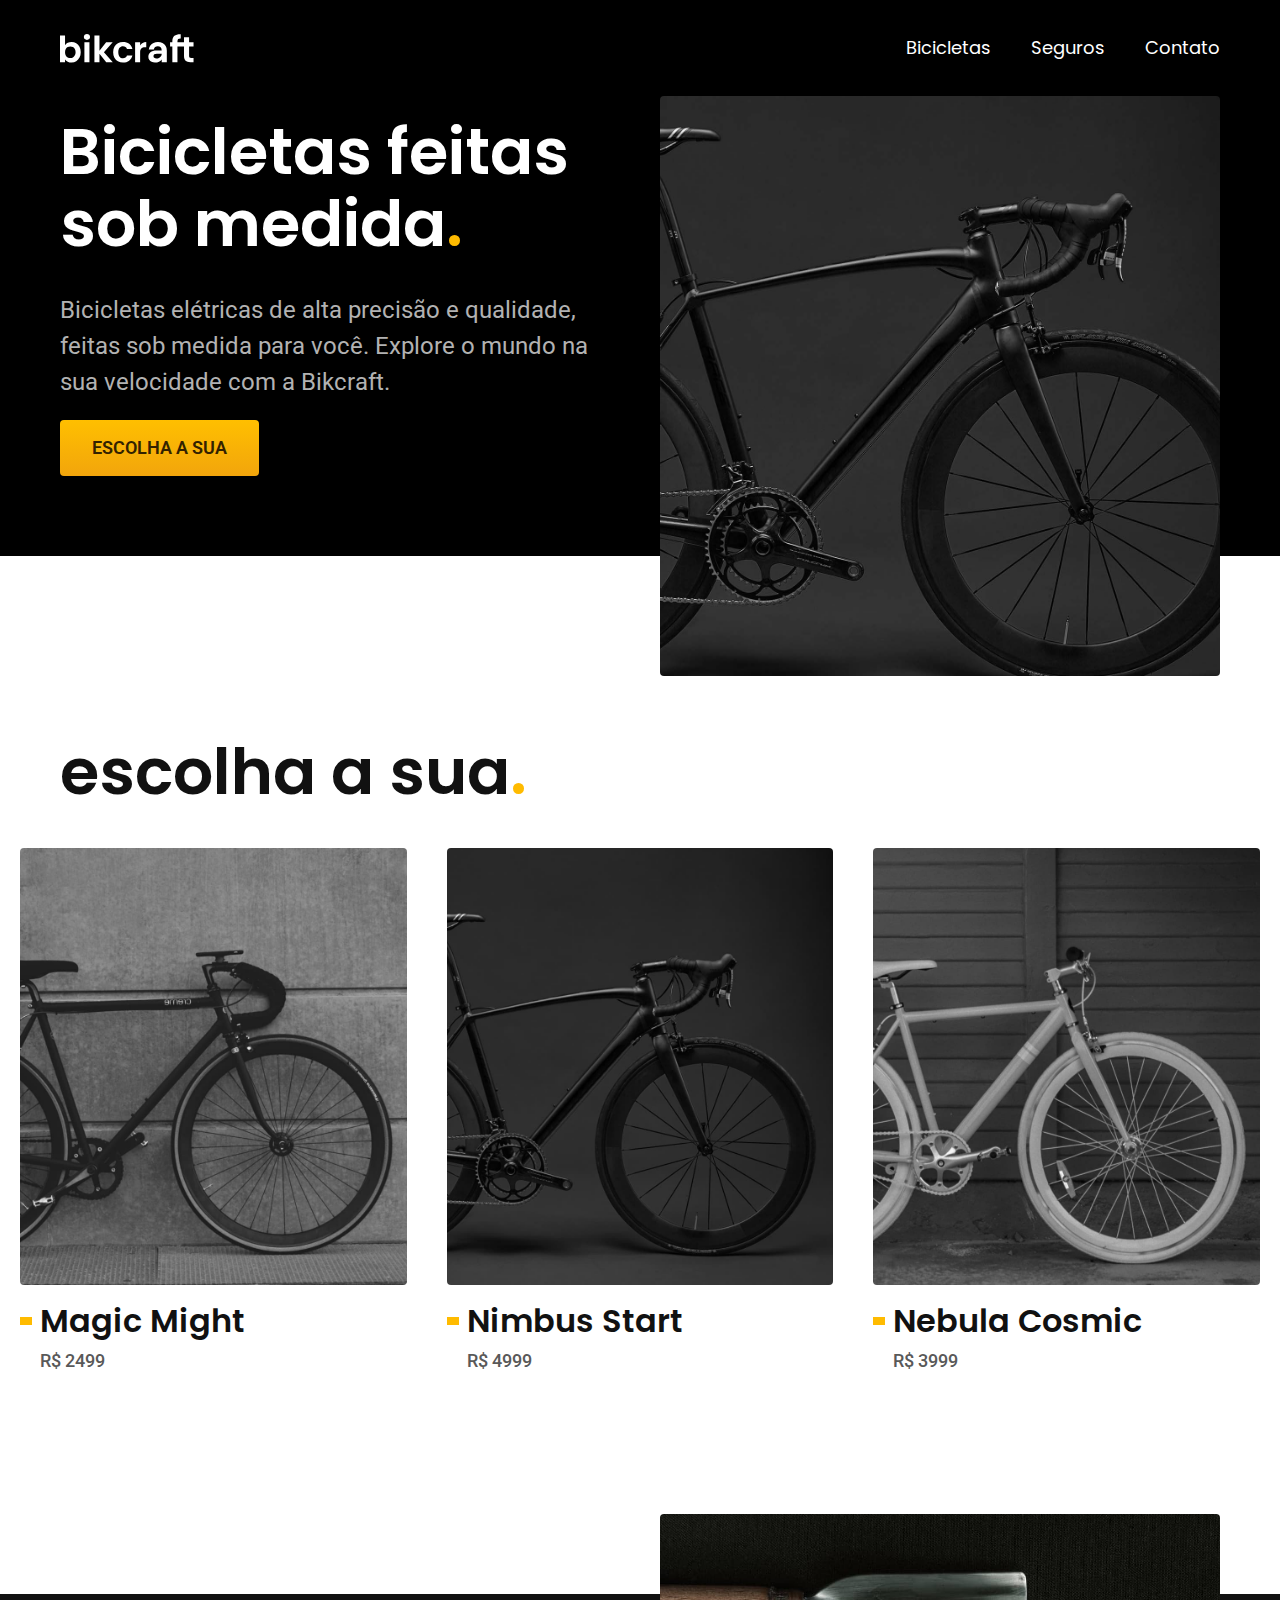
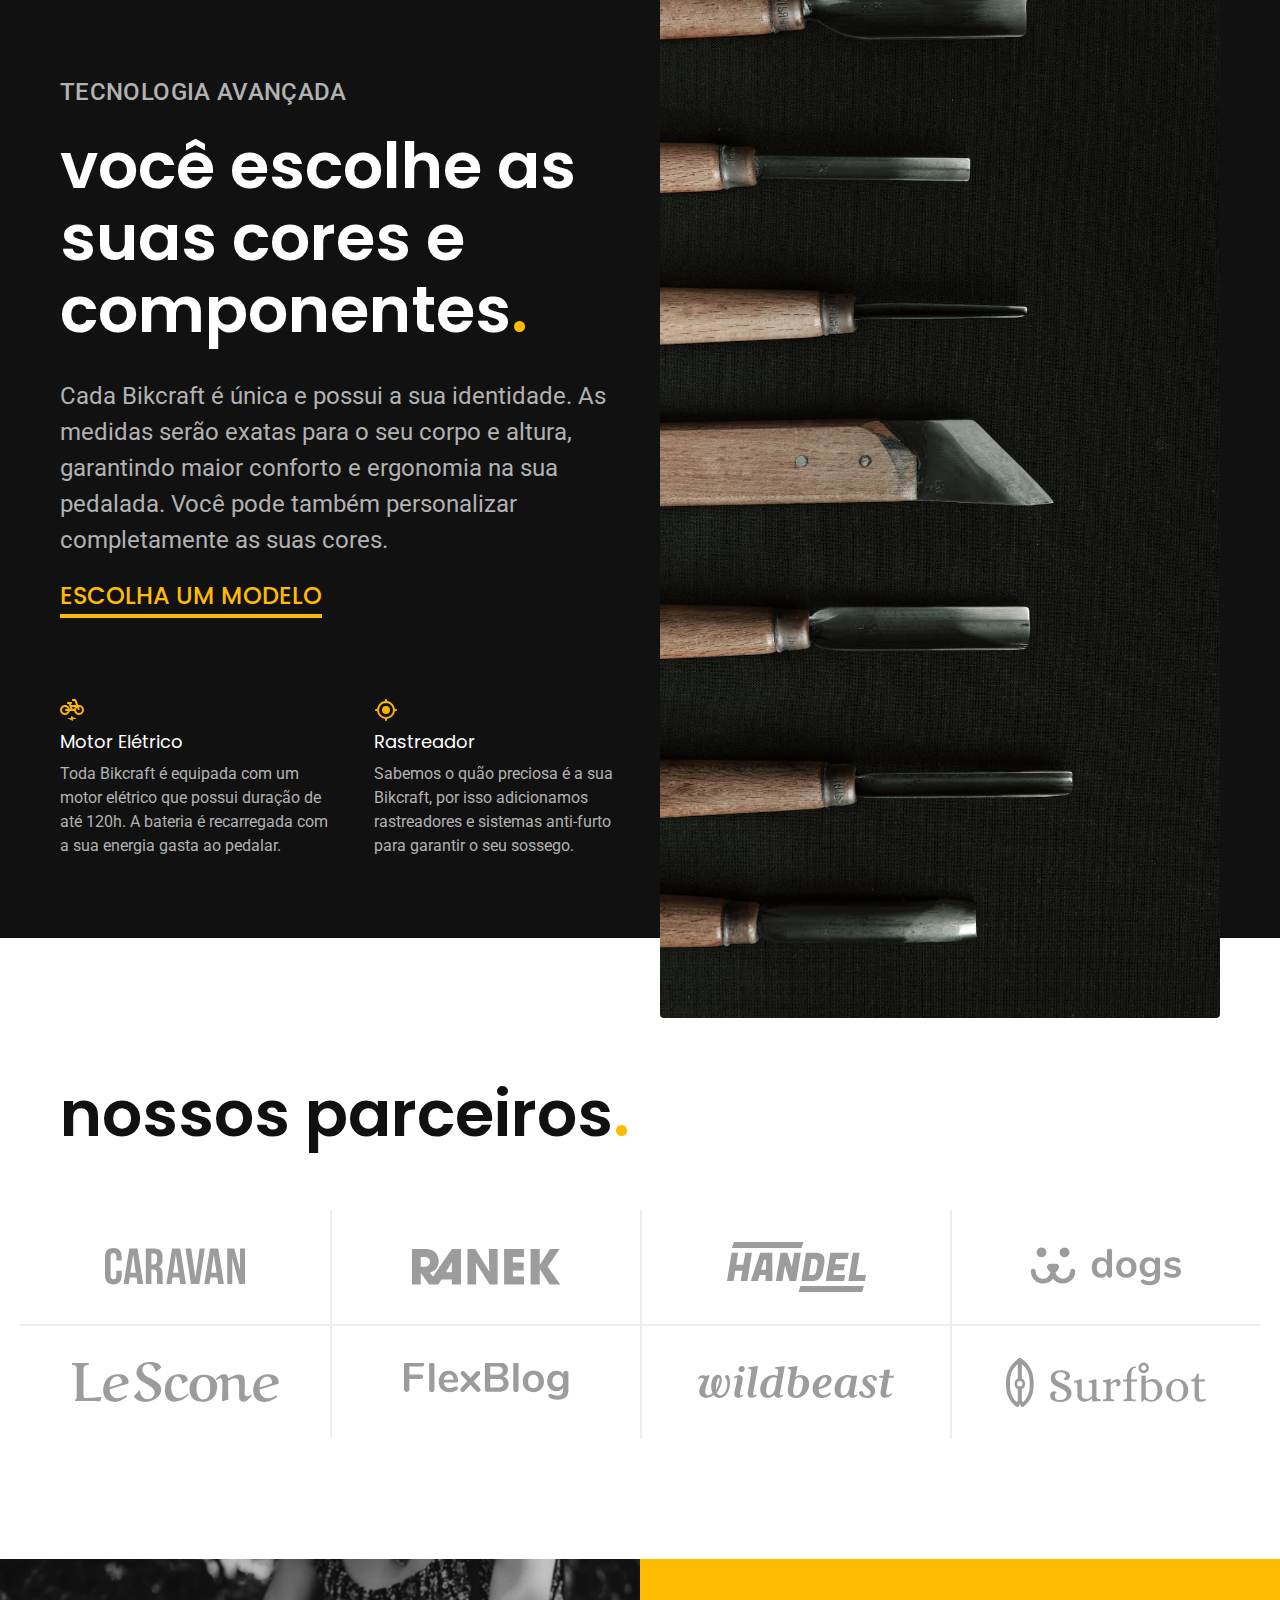
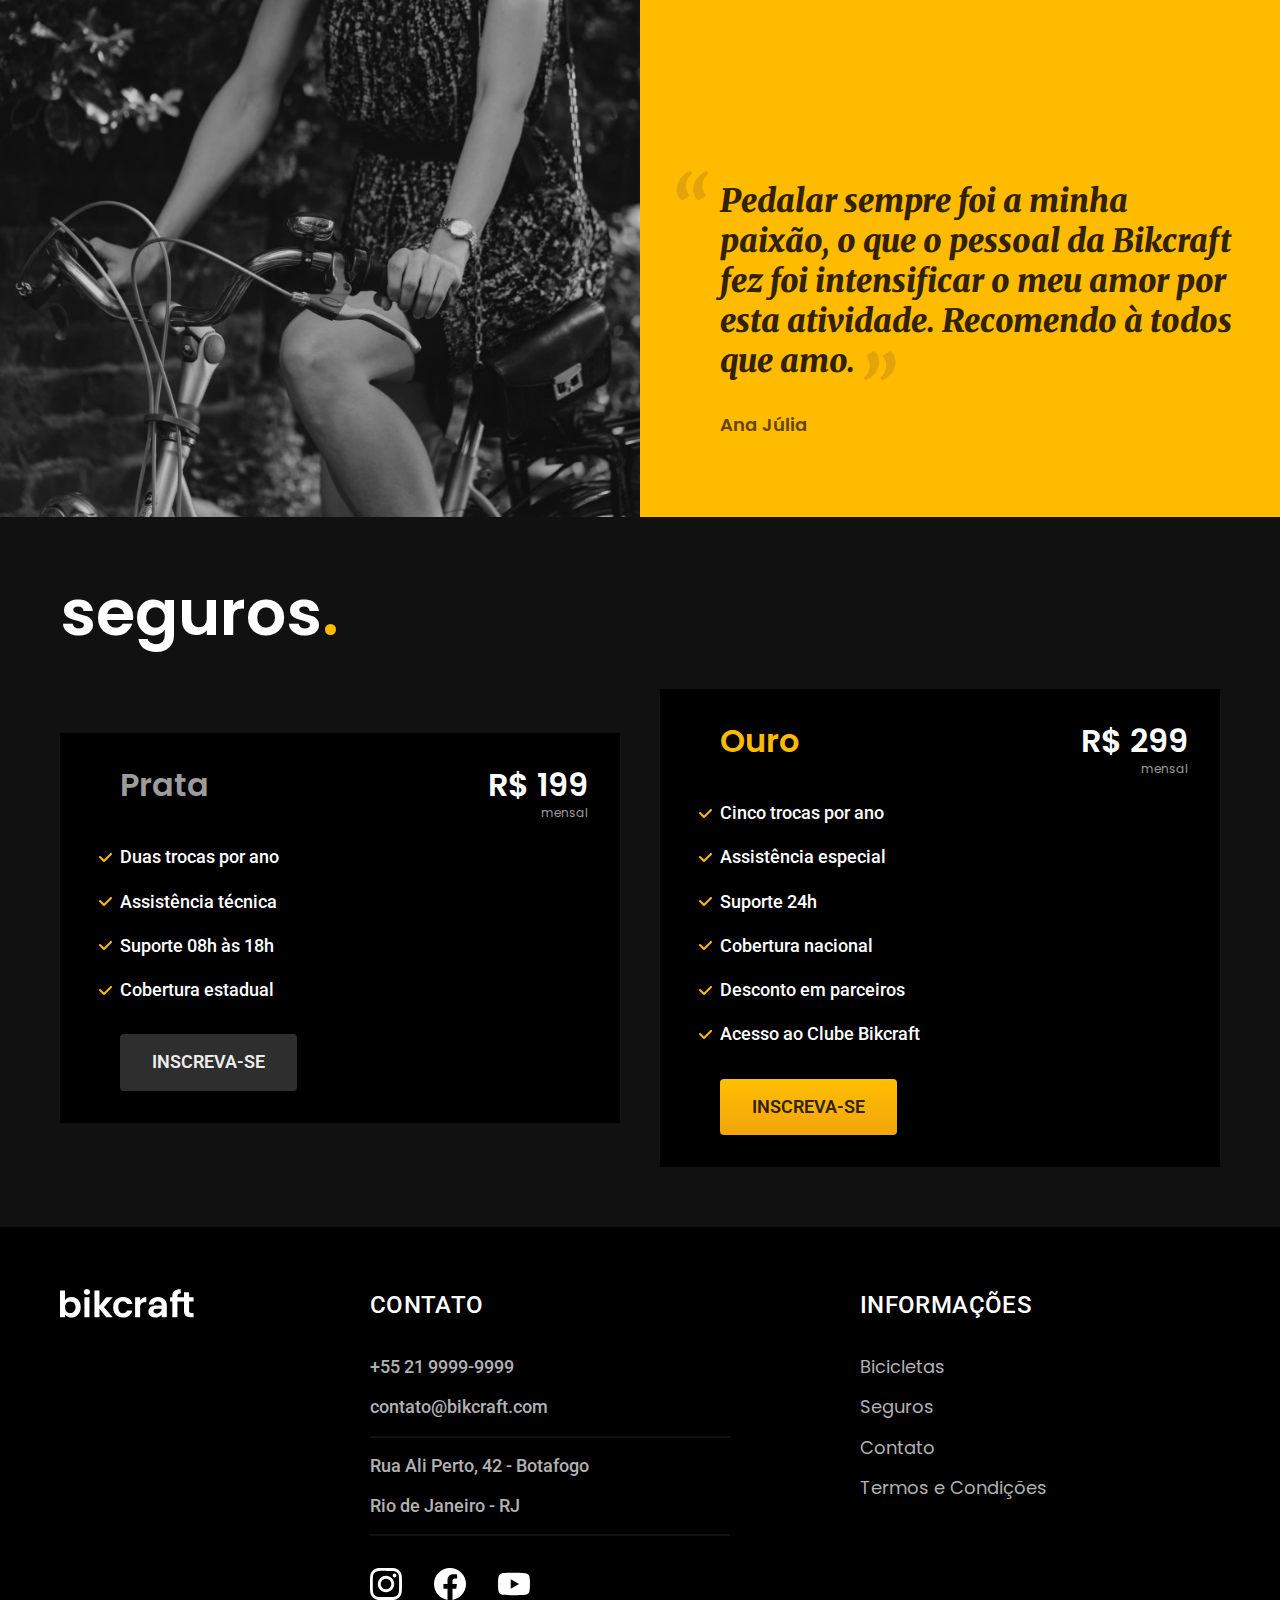
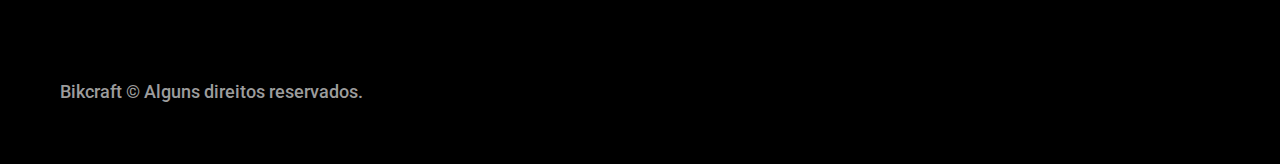
<file: index.html>
<!DOCTYPE html>
<html lang="pt-BR">

<head>
  <meta charset="UTF-8">
  <meta name="viewport" content="width=device-width, initial-scale=1.0">
  <title>Bikcraft - Bicicletas Elétricas</title>
  <meta name="description" content="Bicicletas elétricas de alta precisão e qualidade,  feitas sob medida para o cliente. Explore o mundo na sua velocidade com a Bikcraft">

  <link rel="stylesheet" href="./css/style.css">

  <!--Fonts-->
  <link rel="preconnect" href="https://fonts.googleapis.com">
  <link rel="preconnect" href="https://fonts.gstatic.com" crossorigin>
  <link href="https://fonts.googleapis.com/css2?family=Merriweather:ital,wght@1,900&family=Poppins:wght@400;600&family=Roboto:wght@500&display=swap" rel="stylesheet">
</head>

<body>
  <header class="header-bg">
    <div class="header container">
      <a href="./">
        <img src="./img/bikcraft.svg" alt="Bikcraft">
      </a>

      <nav aria-label="primaria">
        <ul class="header-menu font-1-m cor-0">
          <li><a href="./bicicletas.html">Bicicletas</a></li>
          <li><a href="./seguros.html">Seguros</a></li>
          <li><a href="./contato.html">Contato</a></li>
        </ul>
      </nav>
    </div>
  </header>

  <main class="introducao-bg">
    <div class="container introducao">
      <div class="introducao-conteudo">
        <h1 class="font-1-xxl cor-0">Bicicletas feitas sob medida<span class="cor-p1">.</span></h1>
        <p class="font-2-l cor-5">Bicicletas elétricas de alta precisão e qualidade, feitas sob medida para você. Explore o mundo na sua velocidade com a Bikcraft.</p>
        <a class="botao" href="./bicicletas.html">Escolha a sua</a>
      </div>
      <div>
        <img src="./img/fotos/introducao.jpg" alt="Bicicleta elétrica preta.">
      </div>
    </div>
  </main>

  <article class="bicicleta-lista">
    <h2 class="container font-1-xxl">escolha a sua<span class="cor-p1">.</span></h2>
    <ul>
      <li>
        <a href="./bicicletas/magic.html">
          <img src="./img/bicicletas/magic-home.jpg" alt=" Bicicleta preta">
          <h3 class="font-1-xl">Magic Might</h3>
          <span class="font-2-m cor-8">R$ 2499</span>
        </a>
      </li>
      <li>
        <a href="./bicicletas/magic.html">
          <img src="./img/bicicletas/nimbus-home.jpg" alt=" Bicicleta preta">
          <h3 class="font-1-xl">Nimbus Start</h3>
          <span class="font-2-m cor-8">R$ 4999</span>
        </a>
      </li>
      <li>
        <a href="./bicicletas/magic.html">
          <img src="./img/bicicletas/nebula-home.jpg" alt=" Bicicleta preta">
          <h3 class="font-1-xl">Nebula Cosmic</h3>
          <span class="font-2-m cor-8">R$ 3999</span>
        </a>
      </li>
    </ul>
  </article>

  <article class="tecnologia-bg">
    <div class="tecnologia container">
      <div class="tecnologia-conteudo">
        <span class="font-2-l-b cor-5">Tecnologia Avançada</span>
        <h2 class="font-1-xxl cor-0">você escolhe as suas cores e componentes<span class="cor-p1">.</span></h2>
        <p class="font-2-l cor-5">Cada Bikcraft é única e possui a sua identidade. As medidas serão exatas para o seu corpo e altura, garantindo maior conforto e ergonomia na sua pedalada. Você pode também personalizar completamente as suas cores.</p>
        <a class="link" href="./bicicletas.html">Escolha um modelo</a>
        <div class="tecnologia-vantagens">
          <div>
            <img src="./img/icones/eletrica.svg" alt="">
            <h3 class="font-1-m cor-0">Motor Elétrico</h3>
            <p class="font-2-s cor-5">Toda Bikcraft é equipada com um motor elétrico que possui duração de até 120h. A bateria é recarregada com a sua energia gasta ao pedalar.</p>
          </div>
          <div>
            <img src="./img/icones/rastreador.svg" alt="">
            <h3 class="font-1-m cor-0">Rastreador</h3>
            <p class="font-2-s cor-5">Sabemos o quão preciosa é a sua Bikcraft, por isso adicionamos rastreadores e sistemas anti-furto para garantir o seu sossego.</p>
          </div>
        </div>
      </div>
      <div class="tecnologia-imagem">
        <img src="./img/fotos/tecnologia.jpg" alt="">
      </div>
    </div>
  </article>

  <section class="parceiros" aria-label="Nossos Parceiros">
    <h2 class="container font-1-xxl">nossos parceiros<span class="cor-p1">.</span></h2>
    <ul>
      <li><img src="./img/parceiros/caravan.svg" alt="caravan"></li>
      <li><img src="./img/parceiros/ranek.svg" alt="ranek"></li>
      <li><img src="./img/parceiros/handel.svg" alt="handel"></li>
      <li><img src="./img/parceiros/dogs.svg" alt="dogs"></li>
      <li><img src="./img/parceiros/lescone.svg" alt="lescone"></li>
      <li><img src="./img/parceiros/flexblog.svg" alt="flexblog"></li>
      <li><img src="./img/parceiros/wildbeast.svg" alt="wildbeast"></li>
      <li><img src="./img/parceiros/surfbot.svg" alt="surfbot"></li>
    </ul>
  </section>

  <section class="depoimento" aria-label="Depoimento">
    <div>
      <img src="./img/fotos/depoimento.jpg" alt="Pessoa pedalando uma bicicleta Bikcraft">
    </div>
    <div class="depoimento-conteudo">
      <blockquote class="font-1-xl cor-p5">
        <p>Pedalar sempre foi a minha paixão, o que o pessoal da Bikcraft fez foi intensificar o meu amor por esta atividade. Recomendo à todos que amo.</p>
      </blockquote>
      <span class="font-1-m-b cor-p4">Ana Júlia</span>
    </div>
  </section>

  <article class="seguros-bg">
    <div class="seguros container">
      <h2 class="font-1-xxl cor-0">seguros<span class="cor-p1">.</span></h2>
      <div class="seguros-item">
        <h3 class="font-1-xl cor-6">Prata</h3>
        <span class="font-1-xl cor-0">R$ 199 <span class="font-1-xs cor-6">mensal</span></span>
        <ul class="font-2-m cor-0">
          <li>Duas trocas por ano</li>
          <li>Assistência técnica</li>
          <li>Suporte 08h às 18h</li>
          <li>Cobertura estadual</li>
        </ul>
        <a class="botao secundario" href="./orcamento.html">Inscreva-se</a>
      </div>
      <div class="seguros-item">
        <h3 class="font-1-xl cor-p1">Ouro</h3>
        <span class="font-1-xl cor-0">R$ 299 <span class="font-1-xs cor-6">mensal</span></span>
        <ul class="font-2-m cor-0">
          <li>Cinco trocas por ano</li>
          <li>Assistência especial</li>
          <li>Suporte 24h</li>
          <li>Cobertura nacional</li>
          <li>Desconto em parceiros</li>
          <li>Acesso ao Clube Bikcraft</li>
        </ul>
        <a class="botao" href="./orcamento.html">Inscreva-se</a>
      </div>
    </div>
  </article>

  <footer class="footer-bg">
    <div class="footer container">
      <img src="./img/bikcraft.svg" alt="Bikcraft">
      <div class="footer-contato">
        <h3 class="font-2-l-b cor-0">Contato</h3>
        <ul class="font-2-m cor-5">
          <li><a href="tel:+552199999999">+55 21 9999-9999</a></li>
          <li><a href="mailto:contato@bikcraft.com">contato@bikcraft.com</a></li>
          <li>Rua Ali Perto, 42 - Botafogo</li>
          <li>Rio de Janeiro - RJ</li>
        </ul>
        <div class="footer-redes">
          <a href="./">
            <img src="./img/redes/instagram.svg" alt="Instagram">
          </a>
          <a href="./">
            <img src="./img/redes/facebook.svg" alt="Facebook">
          </a>
          <a href="./">
            <img src="./img/redes/youtube.svg" alt="Youtube">
          </a>
        </div>
      </div>
      <div class="footer-informmacoes">
        <h3 class="font-2-l-b cor-0">Informações</h3>
        <nav>
          <ul class="font-1-m cor-5">
            <li><a href="./bicicletas.html">Bicicletas</a></li>
            <li><a href="./seguros.html">Seguros</a></li>
            <li><a href="./contato.html">Contato</a></li>
            <li><a href="./termos.html">Termos e Condições</a></li>
          </ul>
        </nav>
      </div>
      <p class="footer-copy font-2-m cor-6">Bikcraft © Alguns direitos reservados.</p>
    </div>
  </footer>
</body>

</html>
</file>
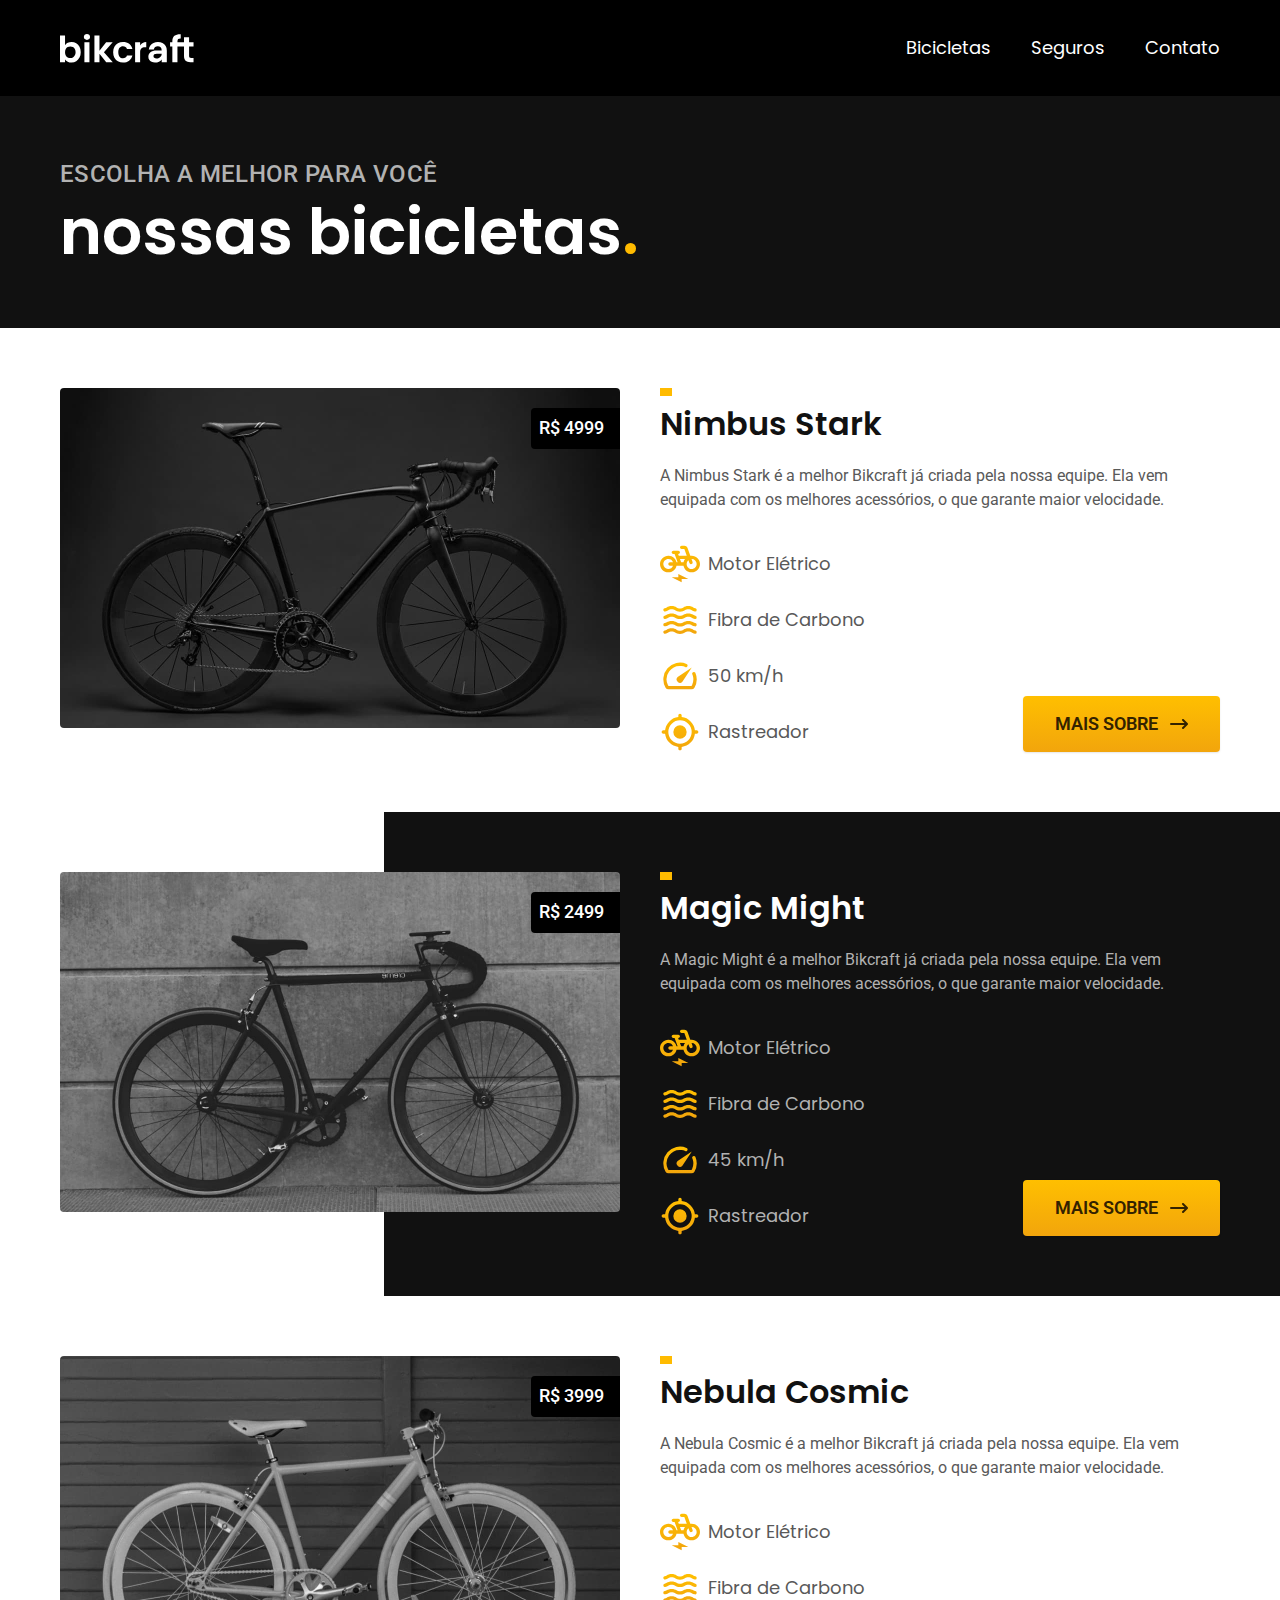
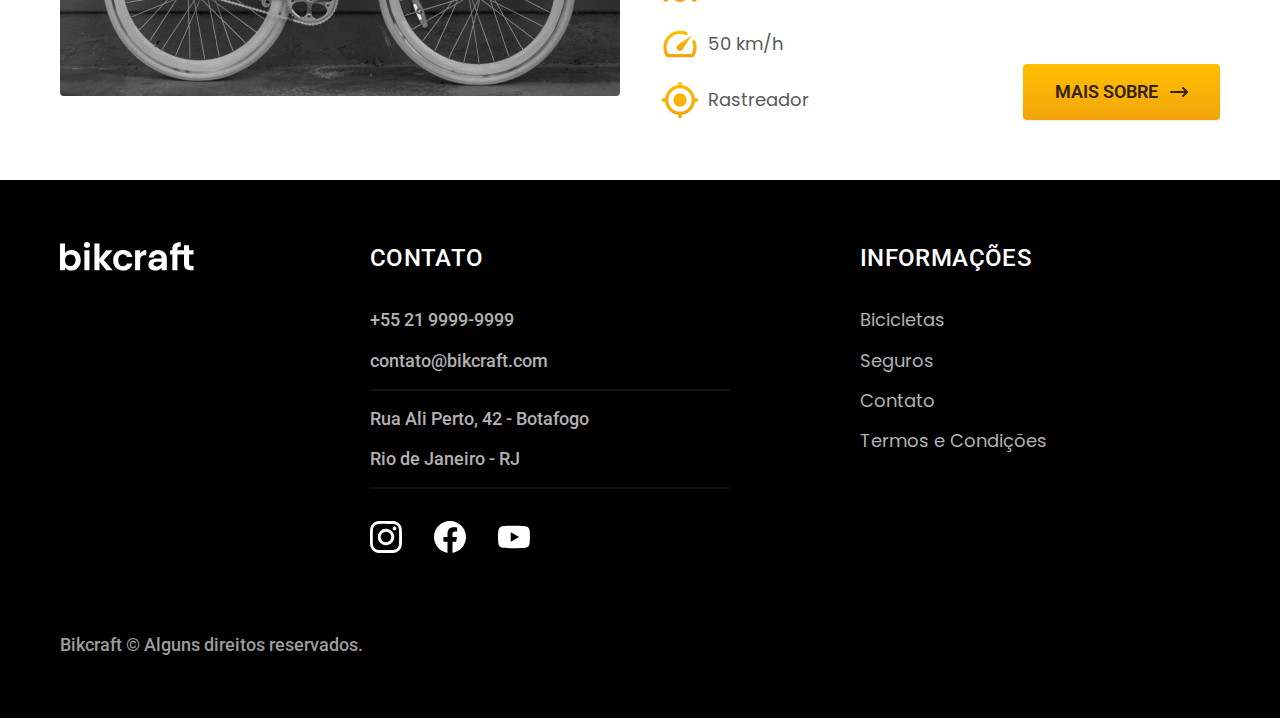
<file: bicicletas.html>
<!DOCTYPE html>
<html lang="pt-BR">

<head>
  <meta charset="UTF-8">
  <meta name="viewport" content="width=device-width, initial-scale=1.0">
  <title>Bicicletas | Bikcraft</title>
  <meta name="description" content="Termos e Condições - Bikcraft">

  <link rel="stylesheet" href="./css/style.css">

  <!--Fonts-->
  <link rel="preconnect" href="https://fonts.googleapis.com">
  <link rel="preconnect" href="https://fonts.gstatic.com" crossorigin>
  <link href="https://fonts.googleapis.com/css2?family=Merriweather:ital,wght@1,900&family=Poppins:wght@400;600&family=Roboto:wght@500&display=swap" rel="stylesheet">
</head>

<body id="bicicletas">
  <header class="header-bg">
    <div class="header container">
      <a href="./">
        <img src="./img/bikcraft.svg" alt="Bikcraft">
      </a>

      <nav aria-label="primaria">
        <ul class="header-menu font-1-m cor-0">
          <li><a href="./bicicletas.html">Bicicletas</a></li>
          <li><a href="./seguros.html">Seguros</a></li>
          <li><a href="./contato.html">Contato</a></li>
        </ul>
      </nav>
    </div>
  </header>

  <main>
    <div class="titulo-bg">
      <div class="titulo container">
        <p class="font-2-l-b cor-5">Escolha a melhor para você</p>
        <h1 class="font-1-xxl cor-0">nossas bicicletas<span class="cor-p1">.</span></h1>
      </div>
    </div>

    <div class="bicicletas container">
      <div class="bicicletas-imagem">
        <img src="./img/bicicletas/nimbus.jpg" alt="Bicicleta Preta Nimbus">
        <span class="font-2-m cor-0">R$ 4999</span>
      </div>
      <div class="bicicletas-conteudo">
        <h2 class="font-1-xl">Nimbus Stark</h2>
        <p class="font-2-s cor-8">A Nimbus Stark é a melhor Bikcraft já criada pela nossa equipe. Ela vem equipada com os melhores acessórios, o que garante maior velocidade.</p>
        <ul class="font-1-m cor-8">
          <li><img src="./img/icones/eletrica.svg" alt="">Motor Elétrico</li>
          <li><img src="./img/icones/carbono.svg" alt="">Fibra de Carbono</li>
          <li><img src="./img/icones/velocidade.svg" alt="">50 km/h</li>
          <li><img src="./img/icones/rastreador.svg" alt="">Rastreador</li>
        </ul>
        <a class="botao seta" href="./bicicletas/nimbus.html">Mais Sobre</a>
      </div>
    </div>

      <div class="bicicletas-bg">
        <div class="bicicletas container">
          <div class="bicicletas-imagem">
            <img src="./img/bicicletas/magic.jpg" alt="Bicicleta Preta Magic Might">
            <span class="font-2-m cor-0">R$ 2499</span>
          </div>
          <div class="bicicletas-conteudo">
            <h2 class="font-1-xl cor-0">Magic Might</h2>
            <p class="font-2-s cor-5">A Magic Might é a melhor Bikcraft já criada pela nossa equipe. Ela vem equipada com os melhores acessórios, o que garante maior velocidade.</p>
            <ul class="font-1-m cor-5">
              <li><img src="./img/icones/eletrica.svg" alt="">Motor Elétrico</li>
              <li><img src="./img/icones/carbono.svg" alt="">Fibra de Carbono</li>
              <li><img src="./img/icones/velocidade.svg" alt="">45 km/h</li>
              <li><img src="./img/icones/rastreador.svg" alt="">Rastreador</li>
            </ul>
            <a class="botao seta" href="./bicicletas/magic.html">Mais Sobre</a>
          </div>
        </div>
      </div>

      <div class="bicicletas container">
        <div class="bicicletas-imagem">
          <img src="./img/bicicletas/nebula.jpg" alt="Bicicleta Preta Nebula Cosmic">
          <span class="font-2-m cor-0">R$ 3999</span>
        </div>
        <div class="bicicletas-conteudo">
          <h2 class="font-1-xl">Nebula Cosmic</h2>
          <p class="font-2-s cor-8">A Nebula Cosmic é a melhor Bikcraft já criada pela nossa equipe. Ela vem equipada com os melhores acessórios, o que garante maior velocidade.</p>
          <ul class="font-1-m cor-8">
            <li><img src="./img/icones/eletrica.svg" alt="">Motor Elétrico</li>
            <li><img src="./img/icones/carbono.svg" alt="">Fibra de Carbono</li>
            <li><img src="./img/icones/velocidade.svg" alt="">50 km/h</li>
            <li><img src="./img/icones/rastreador.svg" alt="">Rastreador</li>
          </ul>
          <a class="botao seta" href="./bicicletas/nebula.html">Mais Sobre</a>
        </div>
      </div>
      
  </main>

  <footer class="footer-bg">
    <div class="footer container">
      <img src="./img/bikcraft.svg" alt="Bikcraft">
      <div class="footer-contato">
        <h3 class="font-2-l-b cor-0">Contato</h3>
        <ul class="font-2-m cor-5">
          <li><a href="tel:+552199999999">+55 21 9999-9999</a></li>
          <li><a href="mailto:contato@bikcraft.com">contato@bikcraft.com</a></li>
          <li>Rua Ali Perto, 42 - Botafogo</li>
          <li>Rio de Janeiro - RJ</li>
        </ul>
        <div class="footer-redes">
          <a href="./">
            <img src="./img/redes/instagram.svg" alt="Instagram">
          </a>
          <a href="./">
            <img src="./img/redes/facebook.svg" alt="Facebook">
          </a>
          <a href="./">
            <img src="./img/redes/youtube.svg" alt="Youtube">
          </a>
        </div>
      </div>
      <div class="footer-informmacoes">
        <h3 class="font-2-l-b cor-0">Informações</h3>
        <nav>
          <ul class="font-1-m cor-5">
            <li><a href="./bicicletas.html">Bicicletas</a></li>
            <li><a href="./seguros.html">Seguros</a></li>
            <li><a href="./contato.html">Contato</a></li>
            <li><a href="./termos.html">Termos e Condições</a></li>
          </ul>
        </nav>
      </div>
      <p class="footer-copy font-2-m cor-6">Bikcraft © Alguns direitos reservados.</p>
    </div>
  </footer>
</body>

</html>
</file>
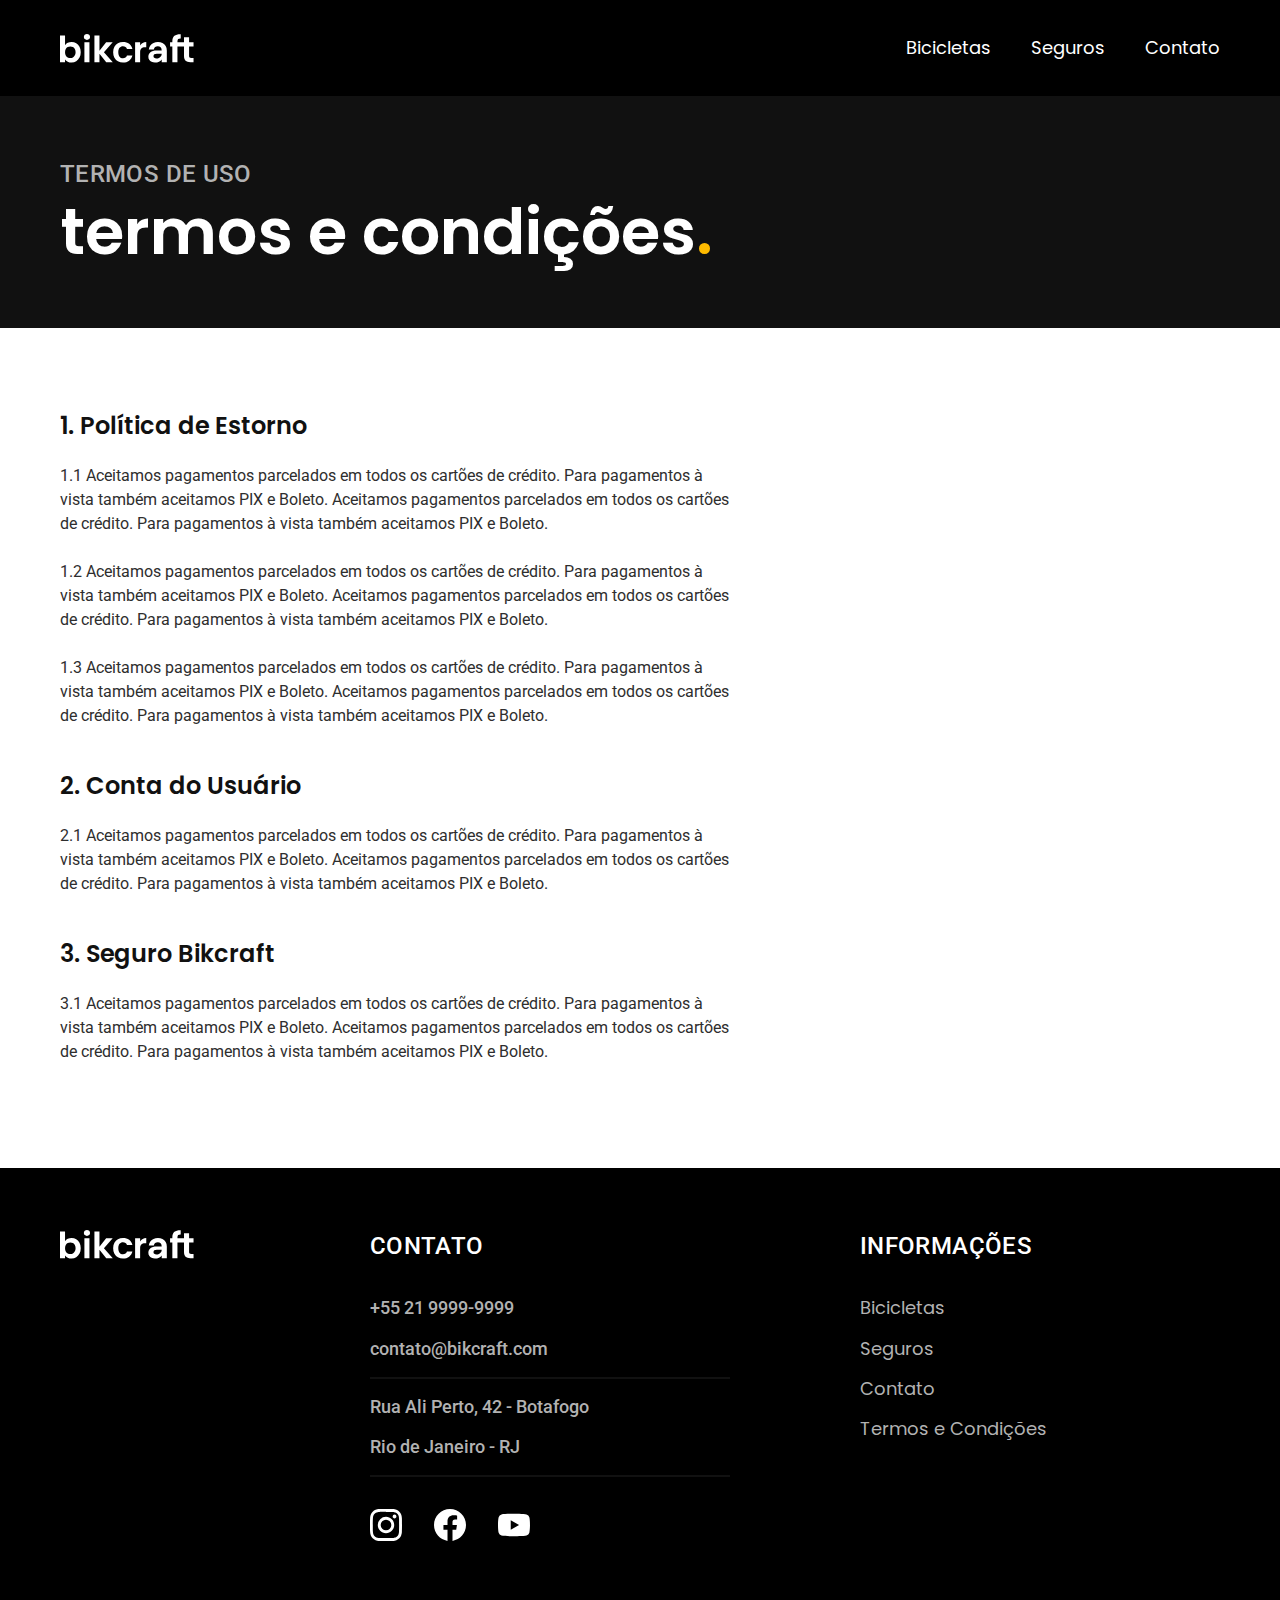
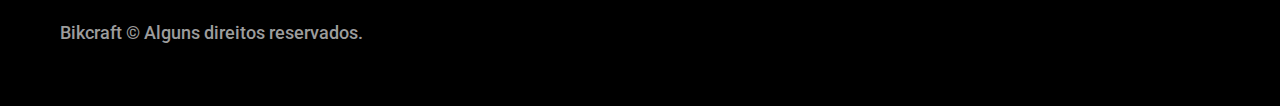
<file: termos.html>
<!DOCTYPE html>
<html lang="pt-BR">

<head>
  <meta charset="UTF-8">
  <meta name="viewport" content="width=device-width, initial-scale=1.0">
  <title>Termos e Condições | Bikcraft</title>
  <meta name="description" content="Termos e Condições - Bikcraft">

  <link rel="stylesheet" href="./css/style.css">

  <!--Fonts-->
  <link rel="preconnect" href="https://fonts.googleapis.com">
  <link rel="preconnect" href="https://fonts.gstatic.com" crossorigin>
  <link href="https://fonts.googleapis.com/css2?family=Merriweather:ital,wght@1,900&family=Poppins:wght@400;600&family=Roboto:wght@500&display=swap" rel="stylesheet">
</head>

<body id="termos">
  <header class="header-bg">
    <div class="header container">
      <a href="./">
        <img src="./img/bikcraft.svg" alt="Bikcraft">
      </a>

      <nav aria-label="primaria">
        <ul class="header-menu font-1-m cor-0">
          <li><a href="./bicicletas.html">Bicicletas</a></li>
          <li><a href="./seguros.html">Seguros</a></li>
          <li><a href="./contato.html">Contato</a></li>
        </ul>
      </nav>
    </div>
  </header>

  <main>
    <div class="titulo-bg">
      <div class="titulo container">
        <p class="font-2-l-b cor-5">Termos de uso</p>
        <h1 class="font-1-xxl cor-0">termos e condições<span class="cor-p1">.</span></h1>
      </div>
    </div>

    <div class="termos font-2-s cor-10 container">
      <h2 class="font-1-l cor-11">1. Política de Estorno</h2>
      <p>1.1 Aceitamos pagamentos parcelados em todos os cartões de crédito. Para pagamentos à vista também aceitamos PIX e Boleto. Aceitamos pagamentos parcelados em todos os cartões de crédito. Para pagamentos à vista também aceitamos PIX e Boleto.</p>
      <p>1.2 Aceitamos pagamentos parcelados em todos os cartões de crédito. Para pagamentos à vista também aceitamos PIX e Boleto. Aceitamos pagamentos parcelados em todos os cartões de crédito. Para pagamentos à vista também aceitamos PIX e Boleto.</p>
      <p>1.3 Aceitamos pagamentos parcelados em todos os cartões de crédito. Para pagamentos à vista também aceitamos PIX e Boleto. Aceitamos pagamentos parcelados em todos os cartões de crédito. Para pagamentos à vista também aceitamos PIX e Boleto.</p>
      <h2 class="font-1-l cor-11">2. Conta do Usuário</h2>
      <p>2.1 Aceitamos pagamentos parcelados em todos os cartões de crédito. Para pagamentos à vista também aceitamos PIX e Boleto. Aceitamos pagamentos parcelados em todos os cartões de crédito. Para pagamentos à vista também aceitamos PIX e Boleto.</p>
      <h2 class="font-1-l cor-11">3. Seguro Bikcraft</h2>
      <p>3.1 Aceitamos pagamentos parcelados em todos os cartões de crédito. Para pagamentos à vista também aceitamos PIX e Boleto. Aceitamos pagamentos parcelados em todos os cartões de crédito. Para pagamentos à vista também aceitamos PIX e Boleto.</p>
    </div>
  </main>

  <footer class="footer-bg">
    <div class="footer container">
      <img src="./img/bikcraft.svg" alt="Bikcraft">
      <div class="footer-contato">
        <h3 class="font-2-l-b cor-0">Contato</h3>
        <ul class="font-2-m cor-5">
          <li><a href="tel:+552199999999">+55 21 9999-9999</a></li>
          <li><a href="mailto:contato@bikcraft.com">contato@bikcraft.com</a></li>
          <li>Rua Ali Perto, 42 - Botafogo</li>
          <li>Rio de Janeiro - RJ</li>
        </ul>
        <div class="footer-redes">
          <a href="./">
            <img src="./img/redes/instagram.svg" alt="Instagram">
          </a>
          <a href="./">
            <img src="./img/redes/facebook.svg" alt="Facebook">
          </a>
          <a href="./">
            <img src="./img/redes/youtube.svg" alt="Youtube">
          </a>
        </div>
      </div>
      <div class="footer-informmacoes">
        <h3 class="font-2-l-b cor-0">Informações</h3>
        <nav>
          <ul class="font-1-m cor-5">
            <li><a href="./bicicletas.html">Bicicletas</a></li>
            <li><a href="./seguros.html">Seguros</a></li>
            <li><a href="./contato.html">Contato</a></li>
            <li><a href="./termos.html">Termos e Condições</a></li>
          </ul>
        </nav>
      </div>
      <p class="footer-copy font-2-m cor-6">Bikcraft © Alguns direitos reservados.</p>
    </div>
  </footer>
</body>

</html>
</file>
<file: css/style.css>
@import "./global/global.css";
@import "./utilidades/tipografia.css";
@import "./utilidades/cores.css";

@import "./global/header.css";
@import "./global/footer.css";

/* Utilidades */
@import "./utilidades/componentes.css";

/* Home */
@import "./home/introducao.css";
@import "./home/tecnologia.css";
@import "./home/parceiros.css";
@import "./home/depoimento.css";

/* Bicicletas */
@import "./bicicletas/bicicleta-lista.css";
@import "./bicicletas/bicicletas.css";

/* Seguros */
@import "./seguros/seguros.css";

/* Termos */
@import "./termos/termos.css";
</file>
